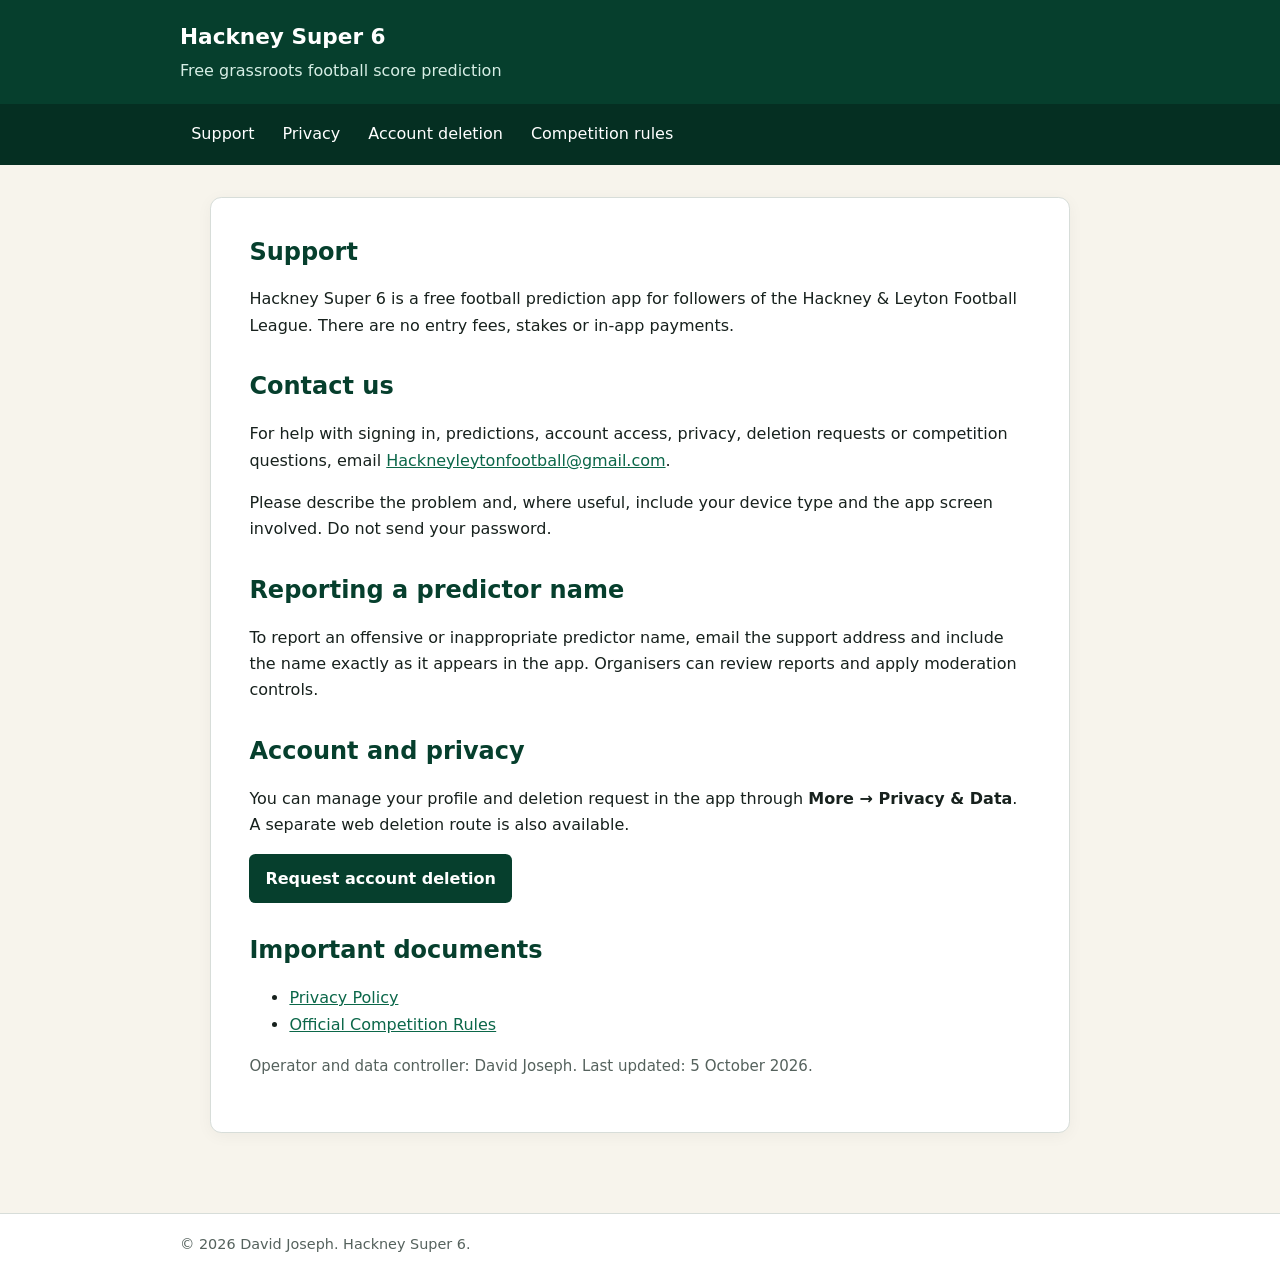
<file: index.html>
<!doctype html><html lang="en-GB"><head><meta charset="utf-8"><meta name="viewport" content="width=device-width,initial-scale=1"><title>Hackney Super 6 Support</title><meta name="description" content="Support and legal information for Hackney Super 6."><link rel="stylesheet" href="styles.css"></head><body><header><div class="bar"><div class="brand">Hackney Super 6</div><p class="tag">Free grassroots football score prediction</p></div><nav><div class="bar"><a href="index.html" aria-current="page">Support</a><a href="privacy.html">Privacy</a><a href="deletion.html">Account deletion</a><a href="rules.html">Competition rules</a></div></nav></header><main><article><h1>Support</h1><p>Hackney Super 6 is a free football prediction app for followers of the Hackney &amp; Leyton Football League. There are no entry fees, stakes or in-app payments.</p><h2>Contact us</h2><p>For help with signing in, predictions, account access, privacy, deletion requests or competition questions, email <a href="mailto:Hackneyleytonfootball@gmail.com">Hackneyleytonfootball@gmail.com</a>.</p><p>Please describe the problem and, where useful, include your device type and the app screen involved. Do not send your password.</p><h2>Reporting a predictor name</h2><p>To report an offensive or inappropriate predictor name, email the support address and include the name exactly as it appears in the app. Organisers can review reports and apply moderation controls.</p><h2>Account and privacy</h2><p>You can manage your profile and deletion request in the app through <strong>More → Privacy &amp; Data</strong>. A separate web deletion route is also available.</p><p><a class="button" href="deletion.html">Request account deletion</a></p><h2>Important documents</h2><ul><li><a href="privacy.html">Privacy Policy</a></li><li><a href="rules.html">Official Competition Rules</a></li></ul><p class="meta">Operator and data controller: David Joseph. Last updated: 5 October 2026.</p></article></main><footer><div class="bar">© 2026 David Joseph. Hackney Super 6.</div></footer></body></html>
</file>
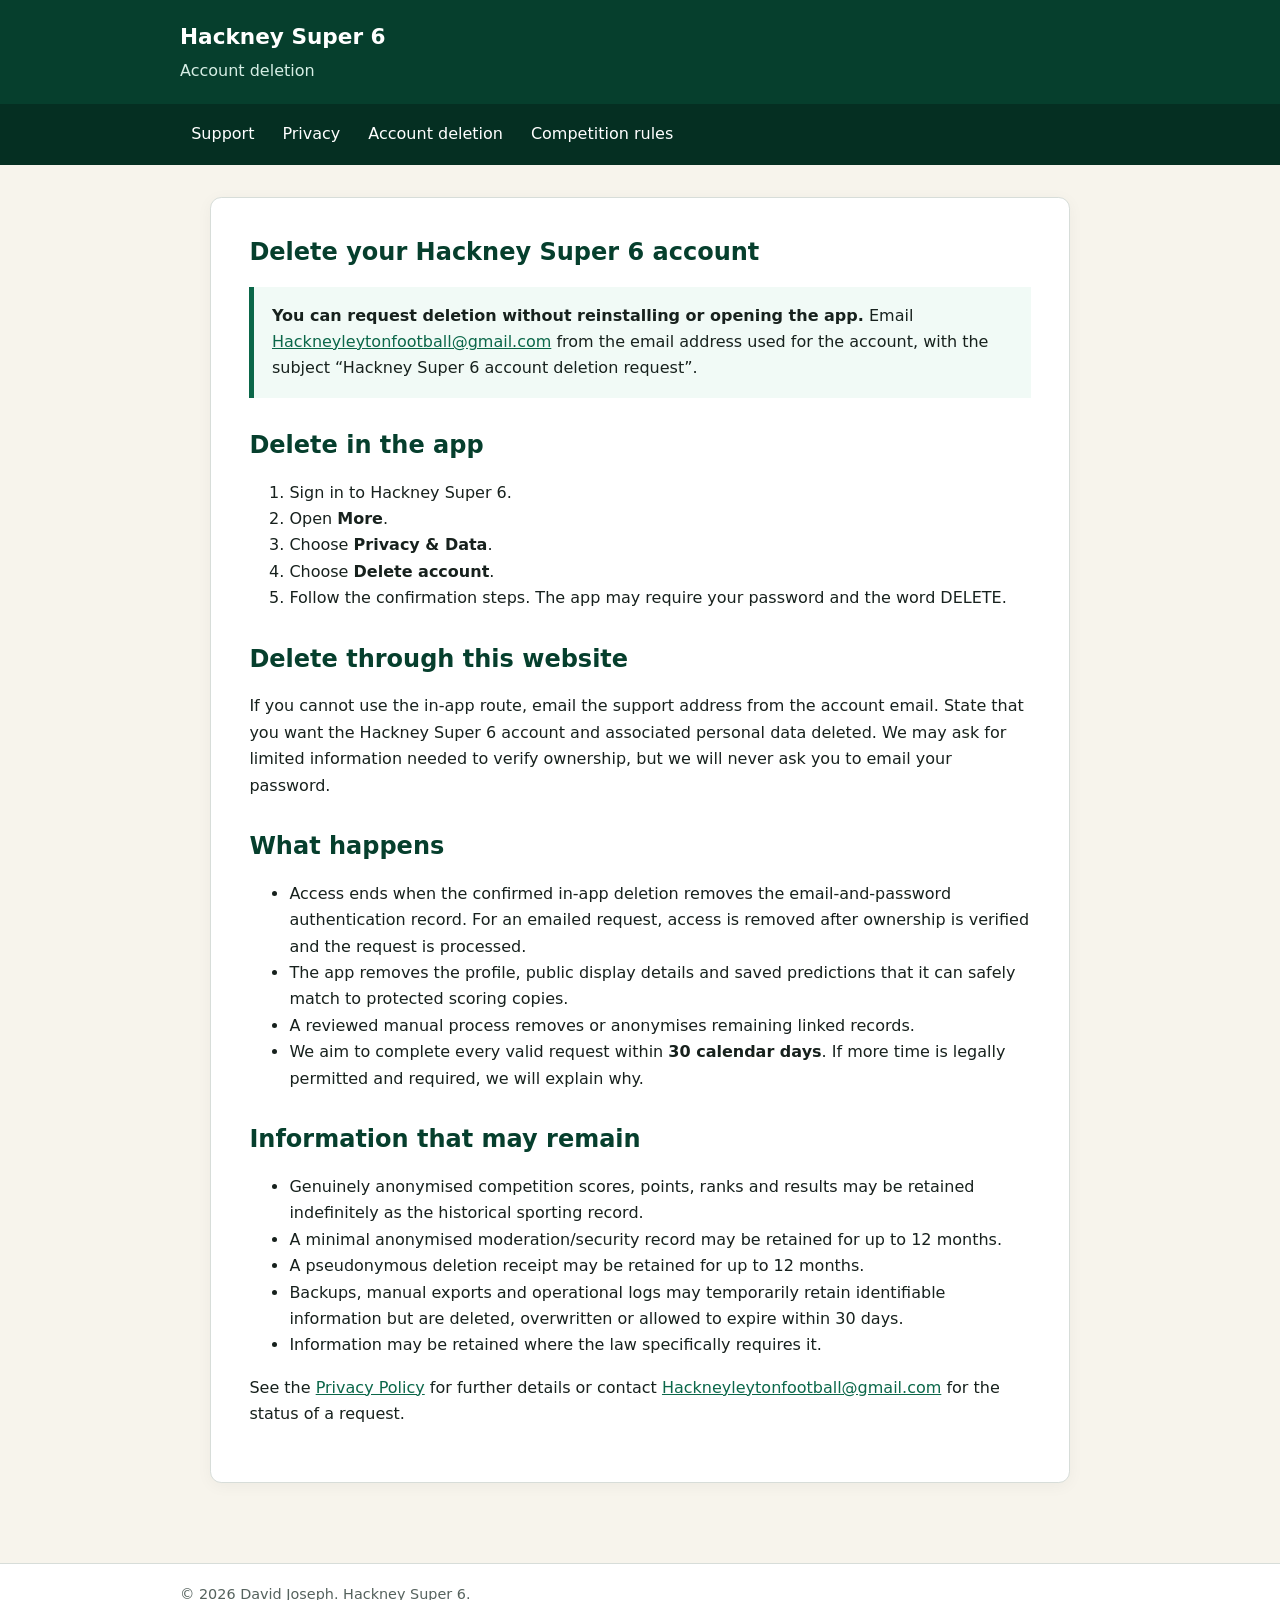
<file: deletion.html>
<!doctype html><html lang="en-GB"><head><meta charset="utf-8"><meta name="viewport" content="width=device-width,initial-scale=1"><title>Delete a Hackney Super 6 Account</title><meta name="description" content="How to request deletion of a Hackney Super 6 account and associated data."><link rel="stylesheet" href="styles.css"></head><body><header><div class="bar"><div class="brand">Hackney Super 6</div><p class="tag">Account deletion</p></div><nav><div class="bar"><a href="index.html">Support</a><a href="privacy.html">Privacy</a><a href="deletion.html" aria-current="page">Account deletion</a><a href="rules.html">Competition rules</a></div></nav></header><main><article><h1>Delete your Hackney Super 6 account</h1><div class="notice plain"><strong>You can request deletion without reinstalling or opening the app.</strong> Email <a href="mailto:Hackneyleytonfootball@gmail.com?subject=Hackney%20Super%206%20account%20deletion%20request">Hackneyleytonfootball@gmail.com</a> from the email address used for the account, with the subject “Hackney Super 6 account deletion request”.</div><h2>Delete in the app</h2><ol><li>Sign in to Hackney Super 6.</li><li>Open <strong>More</strong>.</li><li>Choose <strong>Privacy &amp; Data</strong>.</li><li>Choose <strong>Delete account</strong>.</li><li>Follow the confirmation steps. The app may require your password and the word DELETE.</li></ol><h2>Delete through this website</h2><p>If you cannot use the in-app route, email the support address from the account email. State that you want the Hackney Super 6 account and associated personal data deleted. We may ask for limited information needed to verify ownership, but we will never ask you to email your password.</p><h2>What happens</h2><ul><li>Access ends when the confirmed in-app deletion removes the email-and-password authentication record. For an emailed request, access is removed after ownership is verified and the request is processed.</li><li>The app removes the profile, public display details and saved predictions that it can safely match to protected scoring copies.</li><li>A reviewed manual process removes or anonymises remaining linked records.</li><li>We aim to complete every valid request within <strong>30 calendar days</strong>. If more time is legally permitted and required, we will explain why.</li></ul><h2>Information that may remain</h2><ul><li>Genuinely anonymised competition scores, points, ranks and results may be retained indefinitely as the historical sporting record.</li><li>A minimal anonymised moderation/security record may be retained for up to 12 months.</li><li>A pseudonymous deletion receipt may be retained for up to 12 months.</li><li>Backups, manual exports and operational logs may temporarily retain identifiable information but are deleted, overwritten or allowed to expire within 30 days.</li><li>Information may be retained where the law specifically requires it.</li></ul><p>See the <a href="privacy.html">Privacy Policy</a> for further details or contact <a href="mailto:Hackneyleytonfootball@gmail.com">Hackneyleytonfootball@gmail.com</a> for the status of a request.</p></article></main><footer><div class="bar">© 2026 David Joseph. Hackney Super 6.</div></footer></body></html>
</file>
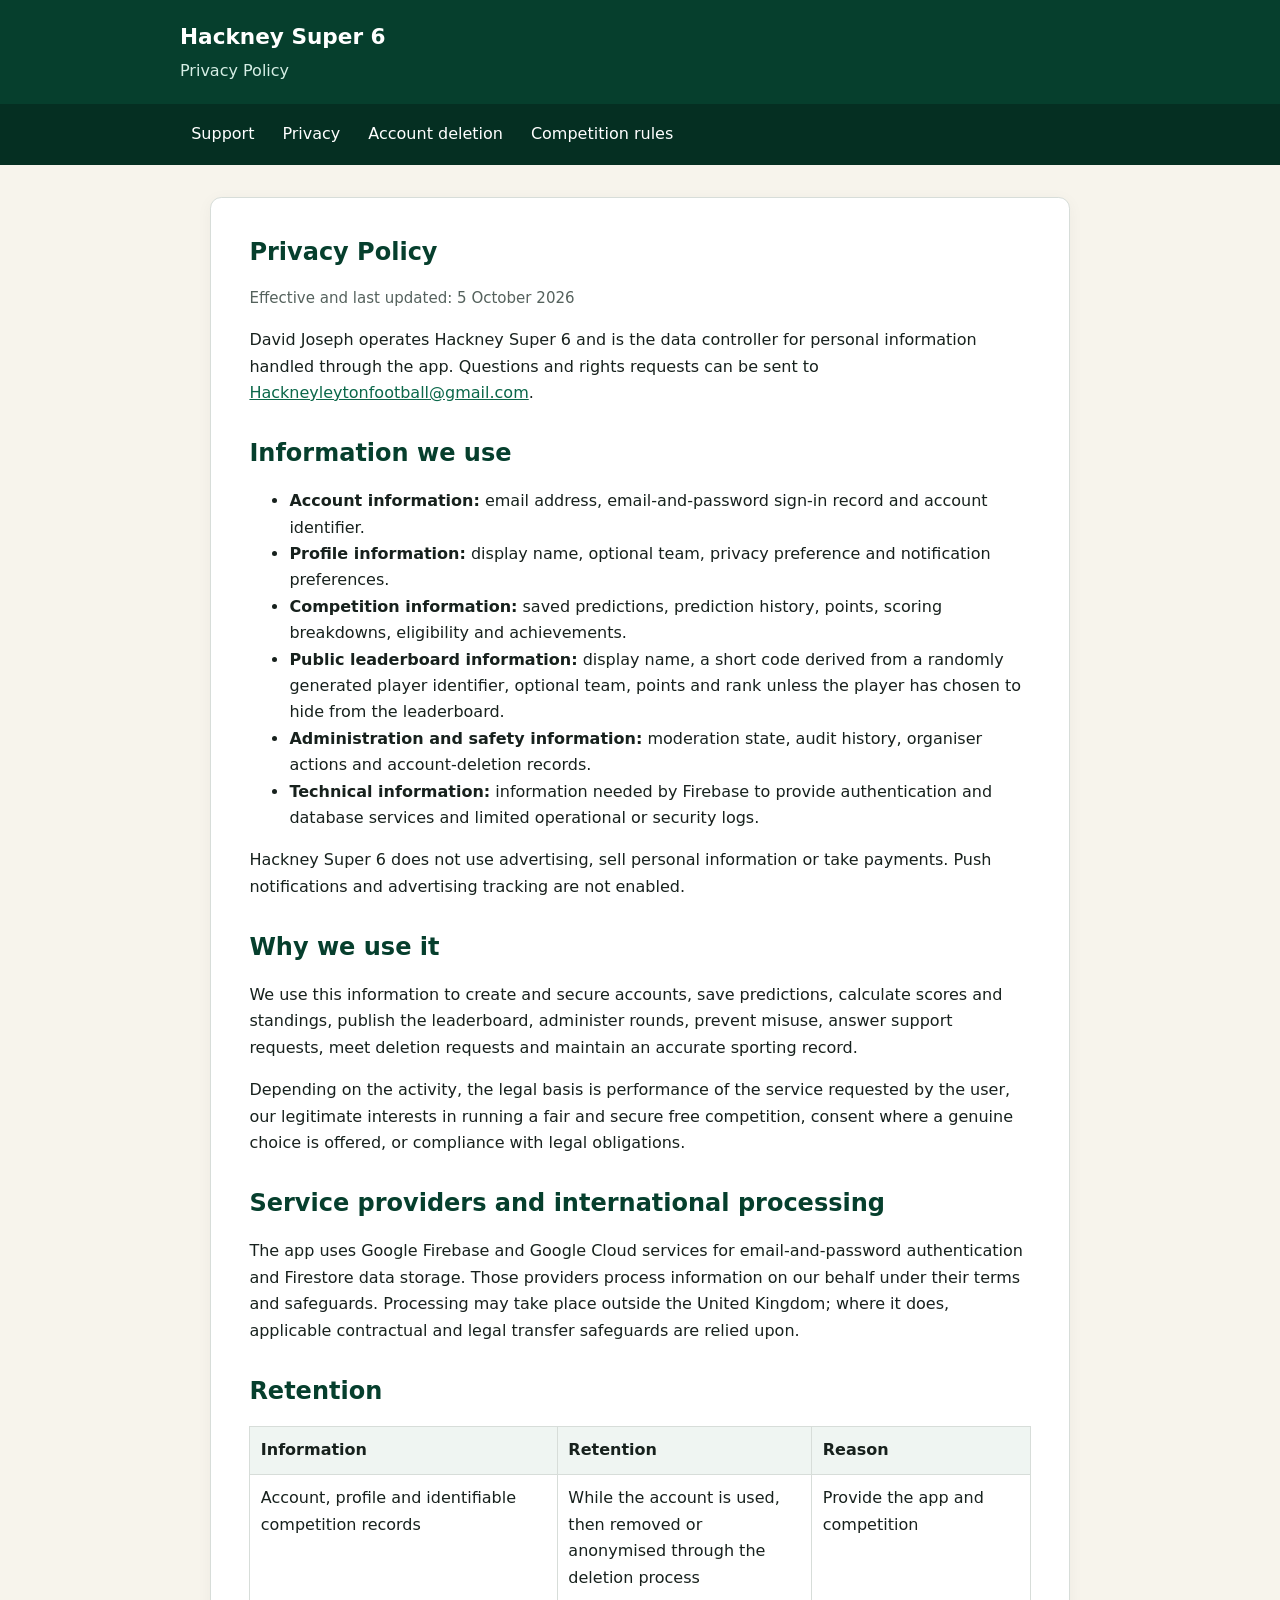
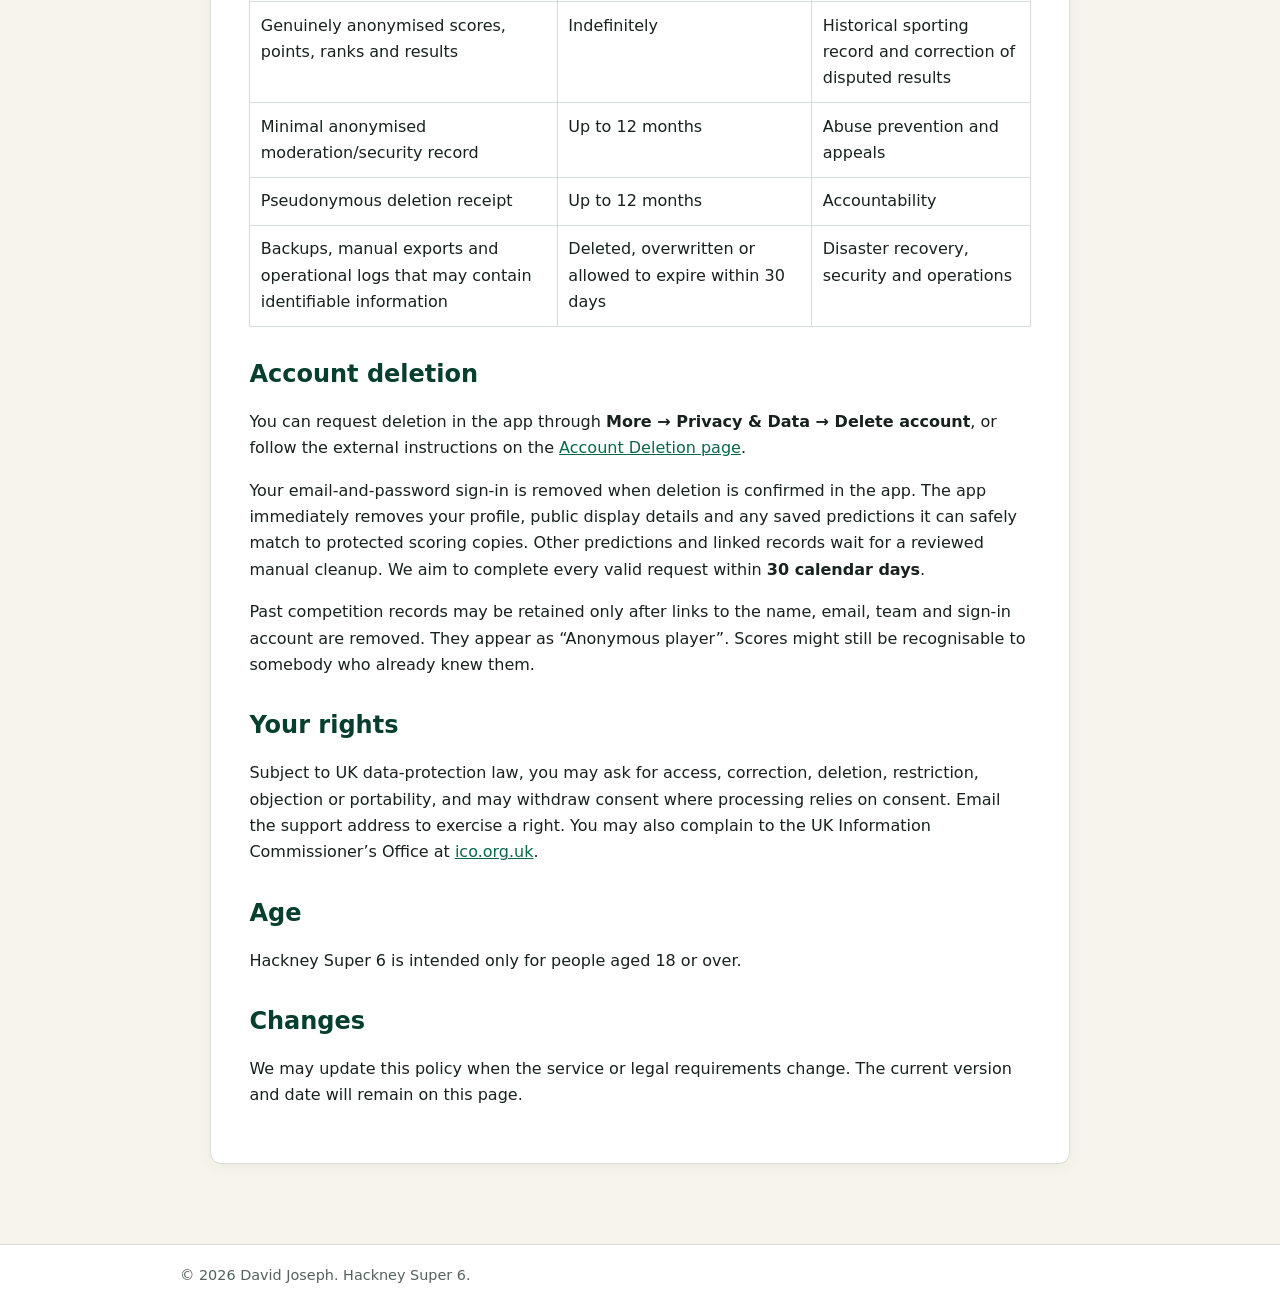
<file: privacy.html>
<!doctype html><html lang="en-GB"><head><meta charset="utf-8"><meta name="viewport" content="width=device-width,initial-scale=1"><title>Hackney Super 6 Privacy Policy</title><meta name="description" content="Privacy Policy for Hackney Super 6."><link rel="stylesheet" href="styles.css"></head><body><header><div class="bar"><div class="brand">Hackney Super 6</div><p class="tag">Privacy Policy</p></div><nav><div class="bar"><a href="index.html">Support</a><a href="privacy.html" aria-current="page">Privacy</a><a href="deletion.html">Account deletion</a><a href="rules.html">Competition rules</a></div></nav></header><main><article><h1>Privacy Policy</h1><p class="meta">Effective and last updated: 5 October 2026</p><p>David Joseph operates Hackney Super 6 and is the data controller for personal information handled through the app. Questions and rights requests can be sent to <a href="mailto:Hackneyleytonfootball@gmail.com">Hackneyleytonfootball@gmail.com</a>.</p><h2>Information we use</h2><ul><li><strong>Account information:</strong> email address, email-and-password sign-in record and account identifier.</li><li><strong>Profile information:</strong> display name, optional team, privacy preference and notification preferences.</li><li><strong>Competition information:</strong> saved predictions, prediction history, points, scoring breakdowns, eligibility and achievements.</li><li><strong>Public leaderboard information:</strong> display name, a short code derived from a randomly generated player identifier, optional team, points and rank unless the player has chosen to hide from the leaderboard.</li><li><strong>Administration and safety information:</strong> moderation state, audit history, organiser actions and account-deletion records.</li><li><strong>Technical information:</strong> information needed by Firebase to provide authentication and database services and limited operational or security logs.</li></ul><p>Hackney Super 6 does not use advertising, sell personal information or take payments. Push notifications and advertising tracking are not enabled.</p><h2>Why we use it</h2><p>We use this information to create and secure accounts, save predictions, calculate scores and standings, publish the leaderboard, administer rounds, prevent misuse, answer support requests, meet deletion requests and maintain an accurate sporting record.</p><p>Depending on the activity, the legal basis is performance of the service requested by the user, our legitimate interests in running a fair and secure free competition, consent where a genuine choice is offered, or compliance with legal obligations.</p><h2>Service providers and international processing</h2><p>The app uses Google Firebase and Google Cloud services for email-and-password authentication and Firestore data storage. Those providers process information on our behalf under their terms and safeguards. Processing may take place outside the United Kingdom; where it does, applicable contractual and legal transfer safeguards are relied upon.</p><h2>Retention</h2><table><thead><tr><th>Information</th><th>Retention</th><th>Reason</th></tr></thead><tbody><tr><td>Account, profile and identifiable competition records</td><td>While the account is used, then removed or anonymised through the deletion process</td><td>Provide the app and competition</td></tr><tr><td>Genuinely anonymised scores, points, ranks and results</td><td>Indefinitely</td><td>Historical sporting record and correction of disputed results</td></tr><tr><td>Minimal anonymised moderation/security record</td><td>Up to 12 months</td><td>Abuse prevention and appeals</td></tr><tr><td>Pseudonymous deletion receipt</td><td>Up to 12 months</td><td>Accountability</td></tr><tr><td>Backups, manual exports and operational logs that may contain identifiable information</td><td>Deleted, overwritten or allowed to expire within 30 days</td><td>Disaster recovery, security and operations</td></tr></tbody></table><h2>Account deletion</h2><p>You can request deletion in the app through <strong>More → Privacy &amp; Data → Delete account</strong>, or follow the external instructions on the <a href="deletion.html">Account Deletion page</a>.</p><p>Your email-and-password sign-in is removed when deletion is confirmed in the app. The app immediately removes your profile, public display details and any saved predictions it can safely match to protected scoring copies. Other predictions and linked records wait for a reviewed manual cleanup. We aim to complete every valid request within <strong>30 calendar days</strong>.</p><p>Past competition records may be retained only after links to the name, email, team and sign-in account are removed. They appear as “Anonymous player”. Scores might still be recognisable to somebody who already knew them.</p><h2>Your rights</h2><p>Subject to UK data-protection law, you may ask for access, correction, deletion, restriction, objection or portability, and may withdraw consent where processing relies on consent. Email the support address to exercise a right. You may also complain to the UK Information Commissioner’s Office at <a href="https://ico.org.uk/make-a-complaint/">ico.org.uk</a>.</p><h2>Age</h2><p>Hackney Super 6 is intended only for people aged 18 or over.</p><h2>Changes</h2><p>We may update this policy when the service or legal requirements change. The current version and date will remain on this page.</p></article></main><footer><div class="bar">© 2026 David Joseph. Hackney Super 6.</div></footer></body></html>
</file>
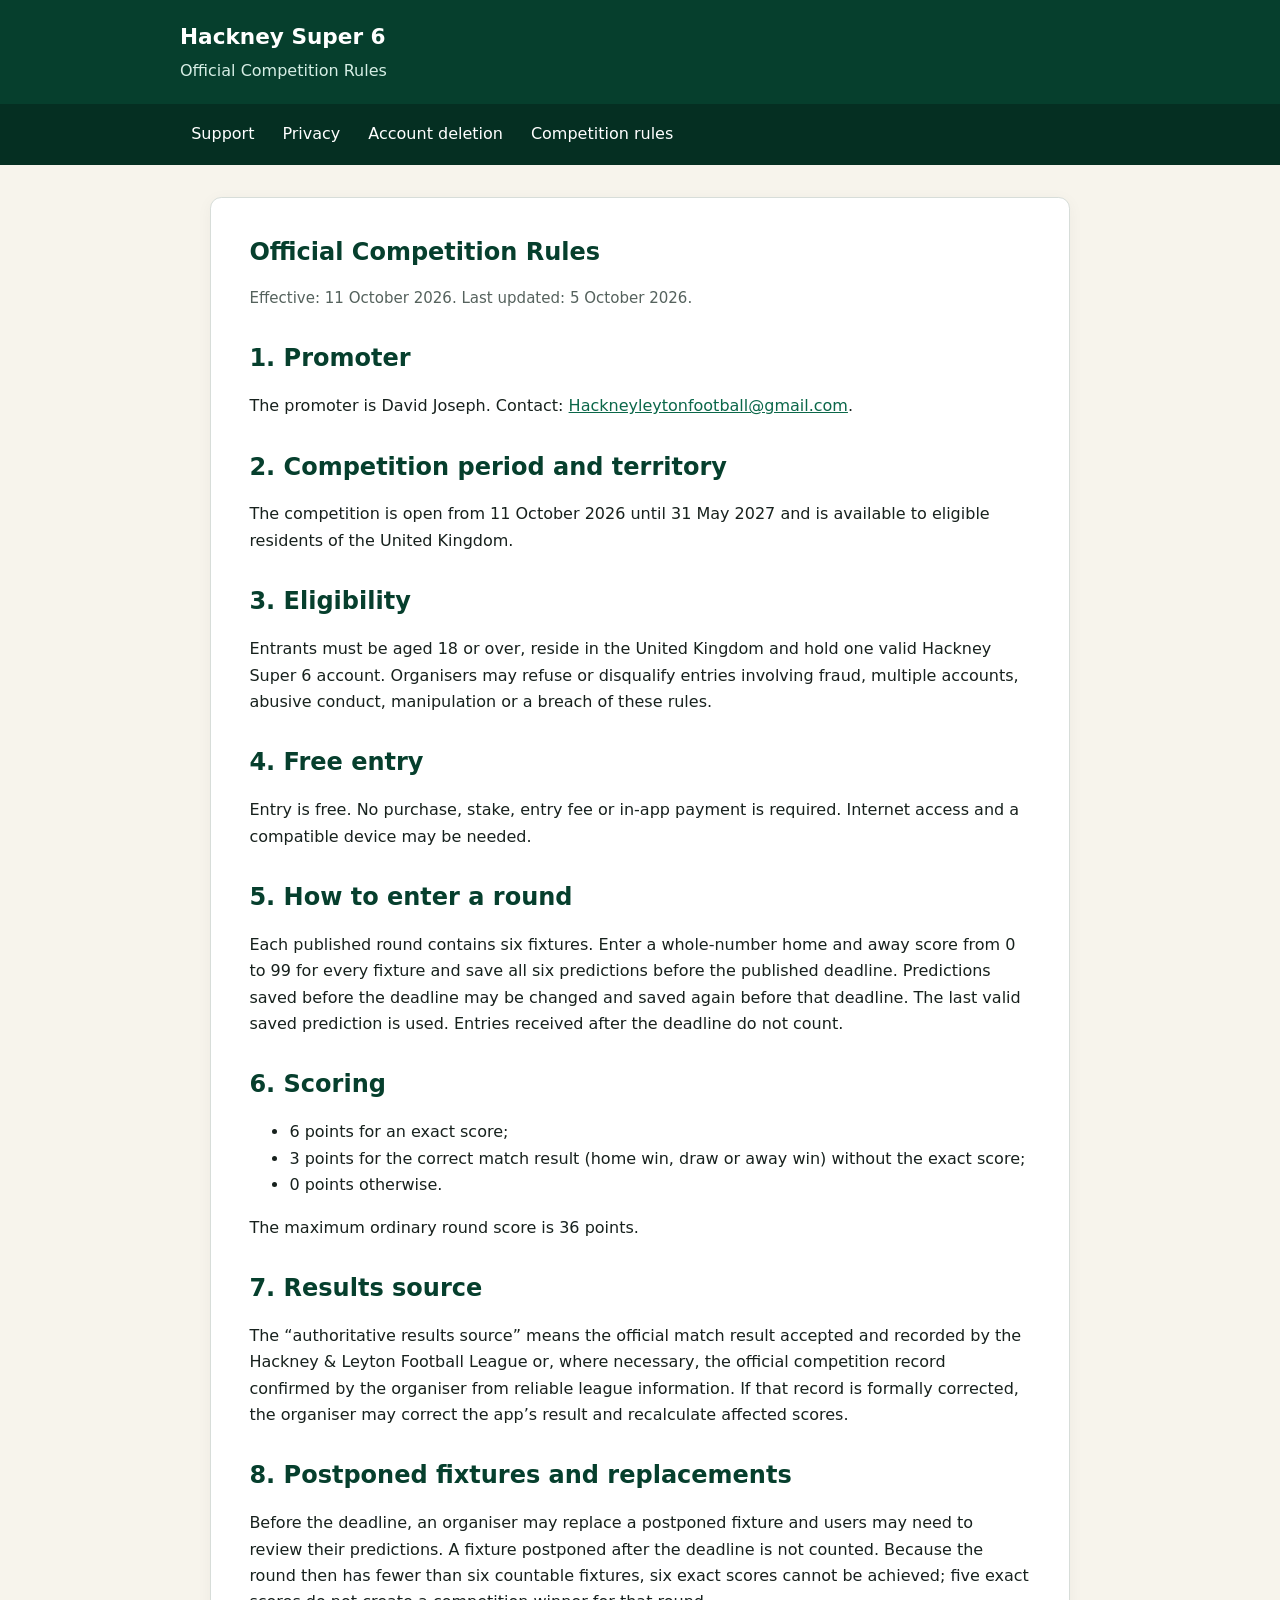
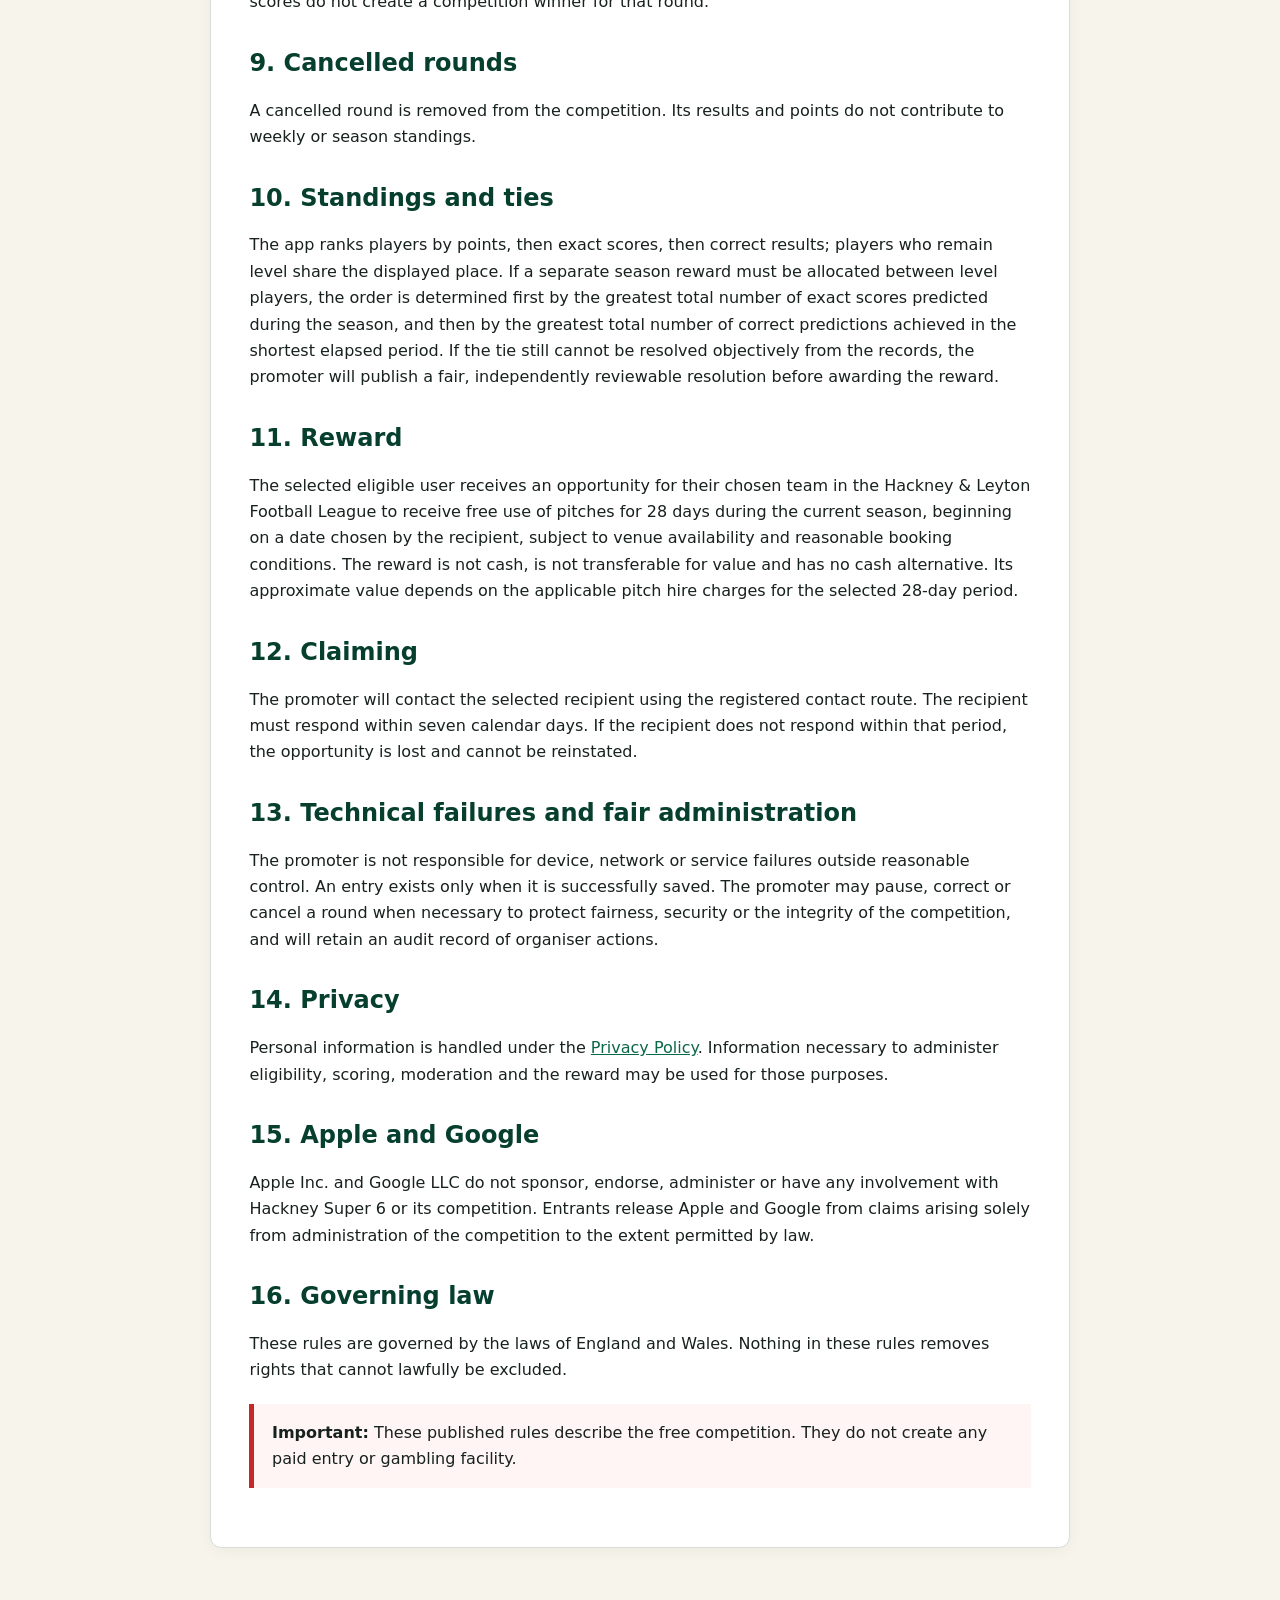
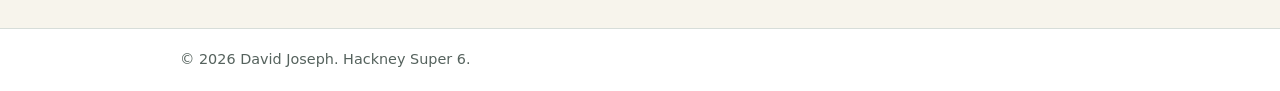
<file: rules.html>
<!doctype html><html lang="en-GB"><head><meta charset="utf-8"><meta name="viewport" content="width=device-width,initial-scale=1"><title>Hackney Super 6 Official Competition Rules</title><meta name="description" content="Official Competition Rules for Hackney Super 6."><link rel="stylesheet" href="styles.css"></head><body><header><div class="bar"><div class="brand">Hackney Super 6</div><p class="tag">Official Competition Rules</p></div><nav><div class="bar"><a href="index.html">Support</a><a href="privacy.html">Privacy</a><a href="deletion.html">Account deletion</a><a href="rules.html" aria-current="page">Competition rules</a></div></nav></header><main><article><h1>Official Competition Rules</h1><p class="meta">Effective: 11 October 2026. Last updated: 5 October 2026.</p><h2>1. Promoter</h2><p>The promoter is David Joseph. Contact: <a href="mailto:Hackneyleytonfootball@gmail.com">Hackneyleytonfootball@gmail.com</a>.</p><h2>2. Competition period and territory</h2><p>The competition is open from 11 October 2026 until 31 May 2027 and is available to eligible residents of the United Kingdom.</p><h2>3. Eligibility</h2><p>Entrants must be aged 18 or over, reside in the United Kingdom and hold one valid Hackney Super 6 account. Organisers may refuse or disqualify entries involving fraud, multiple accounts, abusive conduct, manipulation or a breach of these rules.</p><h2>4. Free entry</h2><p>Entry is free. No purchase, stake, entry fee or in-app payment is required. Internet access and a compatible device may be needed.</p><h2>5. How to enter a round</h2><p>Each published round contains six fixtures. Enter a whole-number home and away score from 0 to 99 for every fixture and save all six predictions before the published deadline. Predictions saved before the deadline may be changed and saved again before that deadline. The last valid saved prediction is used. Entries received after the deadline do not count.</p><h2>6. Scoring</h2><ul><li>6 points for an exact score;</li><li>3 points for the correct match result (home win, draw or away win) without the exact score;</li><li>0 points otherwise.</li></ul><p>The maximum ordinary round score is 36 points.</p><h2>7. Results source</h2><p>The “authoritative results source” means the official match result accepted and recorded by the Hackney &amp; Leyton Football League or, where necessary, the official competition record confirmed by the organiser from reliable league information. If that record is formally corrected, the organiser may correct the app’s result and recalculate affected scores.</p><h2>8. Postponed fixtures and replacements</h2><p>Before the deadline, an organiser may replace a postponed fixture and users may need to review their predictions. A fixture postponed after the deadline is not counted. Because the round then has fewer than six countable fixtures, six exact scores cannot be achieved; five exact scores do not create a competition winner for that round.</p><h2>9. Cancelled rounds</h2><p>A cancelled round is removed from the competition. Its results and points do not contribute to weekly or season standings.</p><h2>10. Standings and ties</h2><p>The app ranks players by points, then exact scores, then correct results; players who remain level share the displayed place. If a separate season reward must be allocated between level players, the order is determined first by the greatest total number of exact scores predicted during the season, and then by the greatest total number of correct predictions achieved in the shortest elapsed period. If the tie still cannot be resolved objectively from the records, the promoter will publish a fair, independently reviewable resolution before awarding the reward.</p><h2>11. Reward</h2><p>The selected eligible user receives an opportunity for their chosen team in the Hackney &amp; Leyton Football League to receive free use of pitches for 28 days during the current season, beginning on a date chosen by the recipient, subject to venue availability and reasonable booking conditions. The reward is not cash, is not transferable for value and has no cash alternative. Its approximate value depends on the applicable pitch hire charges for the selected 28-day period.</p><h2>12. Claiming</h2><p>The promoter will contact the selected recipient using the registered contact route. The recipient must respond within seven calendar days. If the recipient does not respond within that period, the opportunity is lost and cannot be reinstated.</p><h2>13. Technical failures and fair administration</h2><p>The promoter is not responsible for device, network or service failures outside reasonable control. An entry exists only when it is successfully saved. The promoter may pause, correct or cancel a round when necessary to protect fairness, security or the integrity of the competition, and will retain an audit record of organiser actions.</p><h2>14. Privacy</h2><p>Personal information is handled under the <a href="privacy.html">Privacy Policy</a>. Information necessary to administer eligibility, scoring, moderation and the reward may be used for those purposes.</p><h2>15. Apple and Google</h2><p>Apple Inc. and Google LLC do not sponsor, endorse, administer or have any involvement with Hackney Super 6 or its competition. Entrants release Apple and Google from claims arising solely from administration of the competition to the extent permitted by law.</p><h2>16. Governing law</h2><p>These rules are governed by the laws of England and Wales. Nothing in these rules removes rights that cannot lawfully be excluded.</p><div class="notice"><strong>Important:</strong> These published rules describe the free competition. They do not create any paid entry or gambling facility.</div></article></main><footer><div class="bar">© 2026 David Joseph. Hackney Super 6.</div></footer></body></html>
</file>
<file: styles.css>
:root{--green:#063f2d;--green2:#0b6749;--red:#c62828;--cream:#f7f4ec;--ink:#17211d;--muted:#55625d;--line:#d7ddd9}*{box-sizing:border-box}body{margin:0;background:var(--cream);color:var(--ink);font-family:system-ui,-apple-system,"Segoe UI",sans-serif;line-height:1.65}header{background:var(--green);color:#fff}.bar{max-width:960px;margin:auto;padding:1.2rem 1.25rem}.brand{font-size:1.35rem;font-weight:800}.tag{margin:.2rem 0 0;color:#d6eee5}nav{background:#052f22}nav .bar{display:flex;gap:.35rem;flex-wrap:wrap;padding-top:.65rem;padding-bottom:.65rem}nav a{color:#fff;text-decoration:none;padding:.45rem .7rem;border-radius:.35rem}nav a:hover,nav a:focus{background:var(--green2)}main{max-width:900px;margin:2rem auto;padding:0 1.25rem 3rem}article{background:#fff;padding:clamp(1.25rem,3vw,2.5rem);border:1px solid var(--line);border-radius:.7rem;box-shadow:0 3px 16px #0000000b}h1,h2{line-height:1.25;color:var(--green)}h1{margin-top:0}h2{margin-top:2rem}a{color:var(--green2)}.notice{border-left:.35rem solid var(--red);background:#fff5f5;padding:1rem 1.1rem;margin:1.25rem 0}.plain{border-left-color:var(--green2);background:#f1faf6}.meta{color:var(--muted);font-size:.94rem}.button{display:inline-block;background:var(--green);color:#fff;text-decoration:none;font-weight:700;padding:.7rem 1rem;border-radius:.4rem}table{width:100%;border-collapse:collapse;display:block;overflow:auto}th,td{border:1px solid var(--line);padding:.65rem;text-align:left;vertical-align:top}th{background:#eff5f2}footer{border-top:1px solid var(--line);background:#fff}footer .bar{color:var(--muted);font-size:.9rem}@media(max-width:520px){article{padding:1.1rem}nav a{padding:.4rem .5rem}}
</file>
